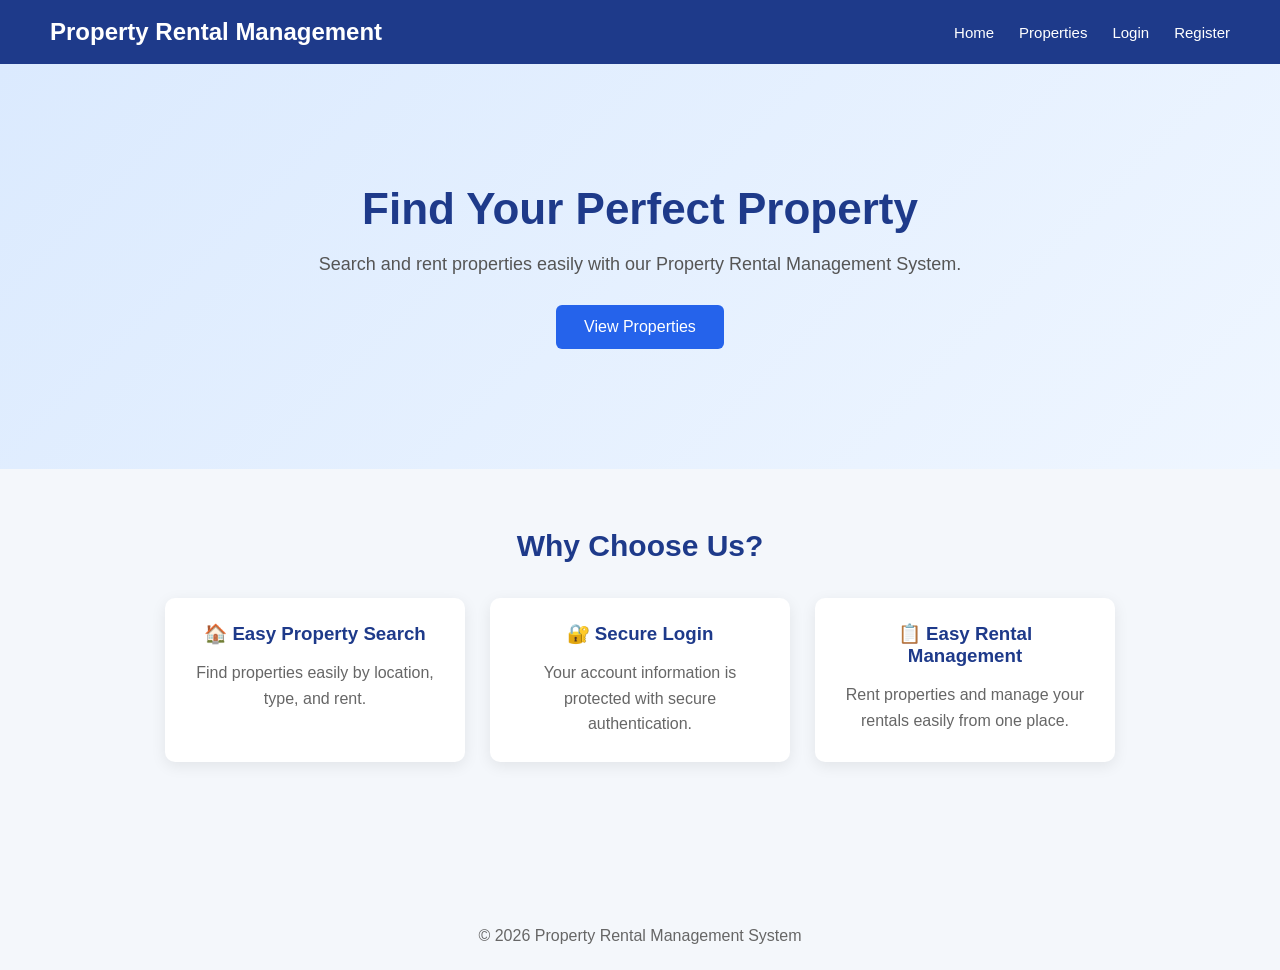
<file: property-rental-management-frontend/index.html>
<!DOCTYPE html>
<html lang="en">

<head>
    <meta charset="UTF-8">
    <meta name="viewport" content="width=device-width, initial-scale=1.0">

    <title>Property Rental Management</title>

    <link rel="stylesheet" href="style.css">
</head>

<body>

    <header>
        <h1>Property Rental Management</h1>

        <nav>
            <a href="index.html">Home</a>
            <a href="properties.html">Properties</a>
            <a href="login.html">Login</a>
            <a href="register.html">Register</a>
        </nav>
    </header>

    <main>

        <section class="hero">

            <h2>Find Your Perfect Property</h2>

            <p>
                Search and rent properties easily with our
                Property Rental Management System.
            </p>

            <button onclick="window.location.href='properties.html'">
                View Properties
            </button>

        </section>


        <section class="features">

    <h2>Why Choose Us?</h2>

    <div class="feature-container">

        <div class="feature-card">
            <h3>🏠 Easy Property Search</h3>
            <p>
                Find properties easily by location,
                type, and rent.
            </p>
        </div>

        <div class="feature-card">
            <h3>🔐 Secure Login</h3>
            <p>
                Your account information is protected
                with secure authentication.
            </p>
        </div>

        <div class="feature-card">
            <h3>📋 Easy Rental Management</h3>
            <p>
                Rent properties and manage your rentals
                easily from one place.
            </p>
        </div>

    </div>

</section>

    </main>

    <footer>
        <p>© 2026 Property Rental Management System</p>
    </footer>

    <script src="script.js"></script>

</body>

</html>
</file>
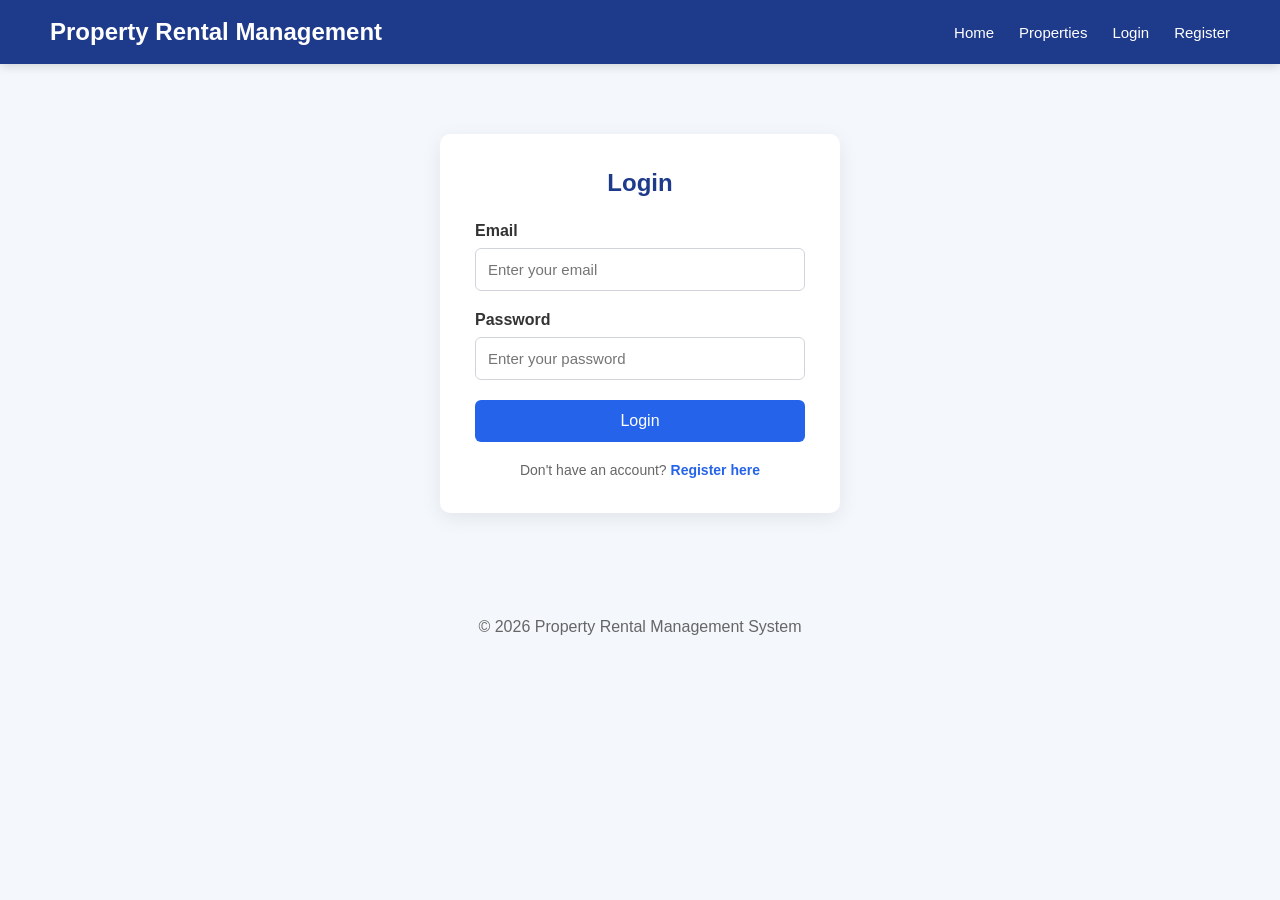
<file: property-rental-management-frontend/add-property.html>
<!DOCTYPE html>
<html lang="en">

<head>
    <meta charset="UTF-8">
    <meta name="viewport" content="width=device-width, initial-scale=1.0">

    <title>Add Property - Property Rental Management</title>

    <link rel="stylesheet" href="style.css">
</head>

<body>

    <header>

        <h1>Property Rental Management</h1>

        <nav>
            <a href="index.html">Home</a>
            <a href="properties.html">Properties</a>
            <a href="dashboard.html">Dashboard</a>
            <a href="#" id="logoutLink">Logout</a>
        </nav>

    </header>

    <main>

        <section class="login-container">

            <h2>Add Property</h2>

            <form id="propertyForm">

                <div class="form-group">

                    <label for="propertyName">
                        Property Name
                    </label>

                    <input
                        type="text"
                        id="propertyName"
                        placeholder="Enter property name"
                        required>

                </div>

                <div class="form-group">

                    <label for="propertyLocation">
                        Location
                    </label>

                    <input
                        type="text"
                        id="propertyLocation"
                        placeholder="Enter location"
                        required>

                </div>

                <div class="form-group">

                    <label for="propertyType">
                        Property Type
                    </label>

                    <select id="propertyType" required>

                        <option value="">Select type</option>
                        <option value="Apartment">Apartment</option>
                        <option value="Flat">Flat</option>
                        <option value="House">House</option>
                        <option value="Villa">Villa</option>

                    </select>

                </div>

                <div class="form-group">

                    <label for="bedrooms">
                        Bedrooms
                    </label>

                    <input
                        type="number"
                        id="bedrooms"
                        min="0"
                        required>

                </div>

                <div class="form-group">

                    <label for="bathrooms">
                        Bathrooms
                    </label>

                    <input
                        type="number"
                        id="bathrooms"
                        min="0"
                        required>

                </div>

                <div class="form-group">

                    <label for="area">
                        Area (sq.ft)
                    </label>

                    <input
                        type="number"
                        id="area"
                        min="0"
                        required>

                </div>

                <div class="form-group">

                    <label for="rent">
                        Monthly Rent
                    </label>

                    <input
                        type="number"
                        id="rent"
                        min="1"
                        required>

                </div>

                <div class="form-group">

                    <label for="status">
                        Status
                    </label>

                    <select id="status" required>

                        <option value="AVAILABLE">
                            AVAILABLE
                        </option>

                        <option value="RENTED">
                            RENTED
                        </option>

                    </select>

                </div>

                <div class="form-group">

                    <label for="description">
                        Description
                    </label>

                    <textarea
                        id="description"
                        placeholder="Enter property description"
                        rows="4"></textarea>

                </div>

                <button type="submit">
                    Add Property
                </button>

                <p id="propertyMessage"></p>

            </form>

        </section>

    </main>

    <footer>
        <p>© 2026 Property Rental Management System</p>
    </footer>

    <script src="script.js"></script>

</body>

</html>
</file>
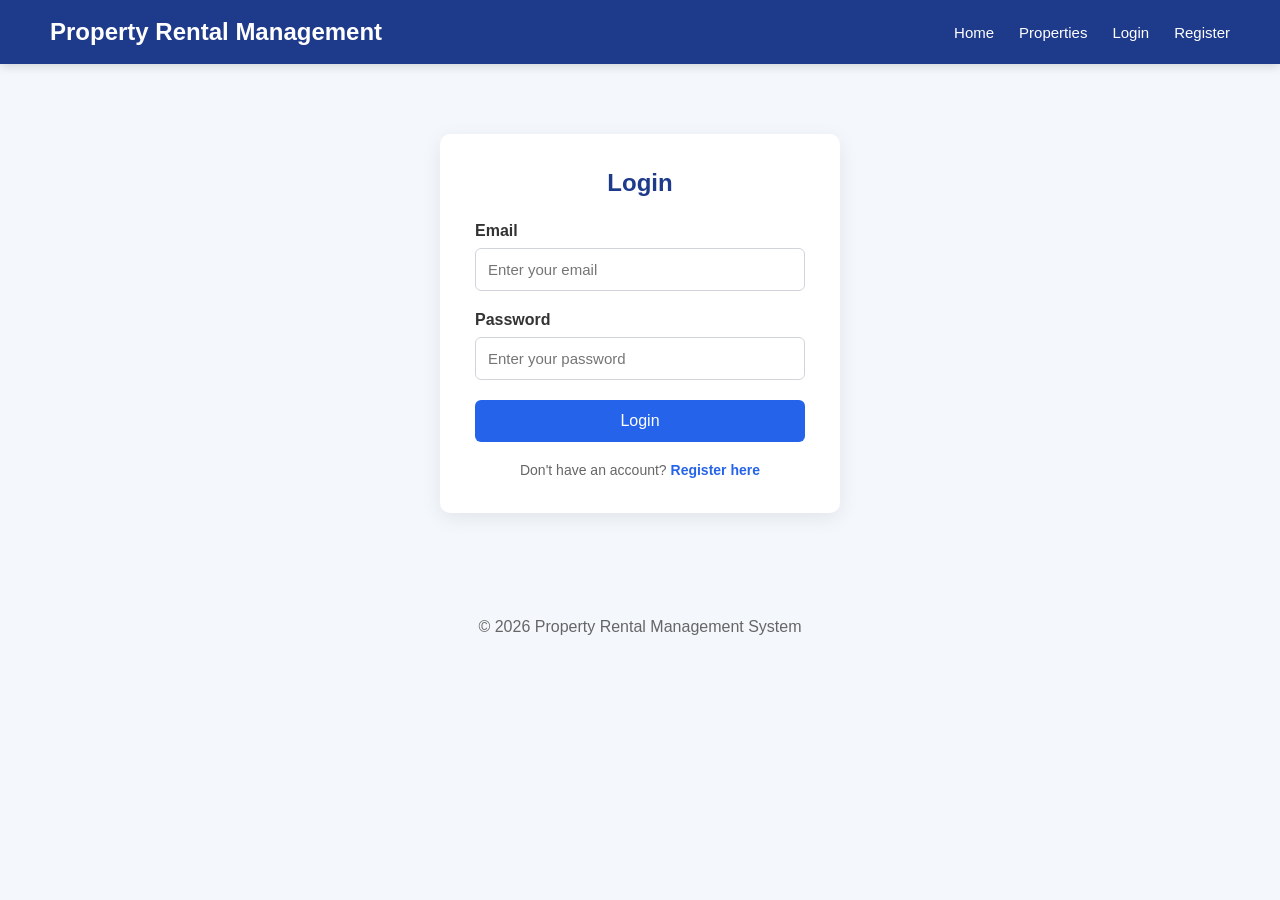
<file: property-rental-management-frontend/dashboard.html>
<!DOCTYPE html>
<html lang="en">

<head>
    <meta charset="UTF-8">
    <meta name="viewport" content="width=device-width, initial-scale=1.0">

    <title>Dashboard - Property Rental Management</title>

    <link rel="stylesheet" href="style.css">
</head>

<body>

    <header>

        <h1>Property Rental Management</h1>

    <nav>
        <a href="index.html">Home</a>
        <a href="properties.html">Properties</a>
        <a href="dashboard.html">Dashboard</a>
        <a href="my-rentals.html">My Rentals</a>
        <a href="add-property.html" id="addPropertyLink">Add Property</a>
        <a href="#" id="logoutLink">Logout</a>
    </nav>

    </header>

    <main>

        <section class="dashboard">

            <h2>Welcome, <span id="userName"></span>!</h2>
            <p class="dashboard-text">
                Here you can view your account details and manage your activities.
            </p>

            <div class="user-info">

                <p>
                    <strong>Email:</strong>
                    <span id="userEmail"></span>
                </p>

                <p>
                    <strong>Role:</strong>
                    <span id="userRole"></span>
                </p>

                <p>
                    <strong>Phone:</strong>
                    <span id="userPhone"></span>
                </p>

            </div>

        </section>

    </main>

    <footer>
        <p>© 2026 Property Rental Management System</p>
    </footer>

    <script src="script.js"></script>

</body>

</html>
</file>
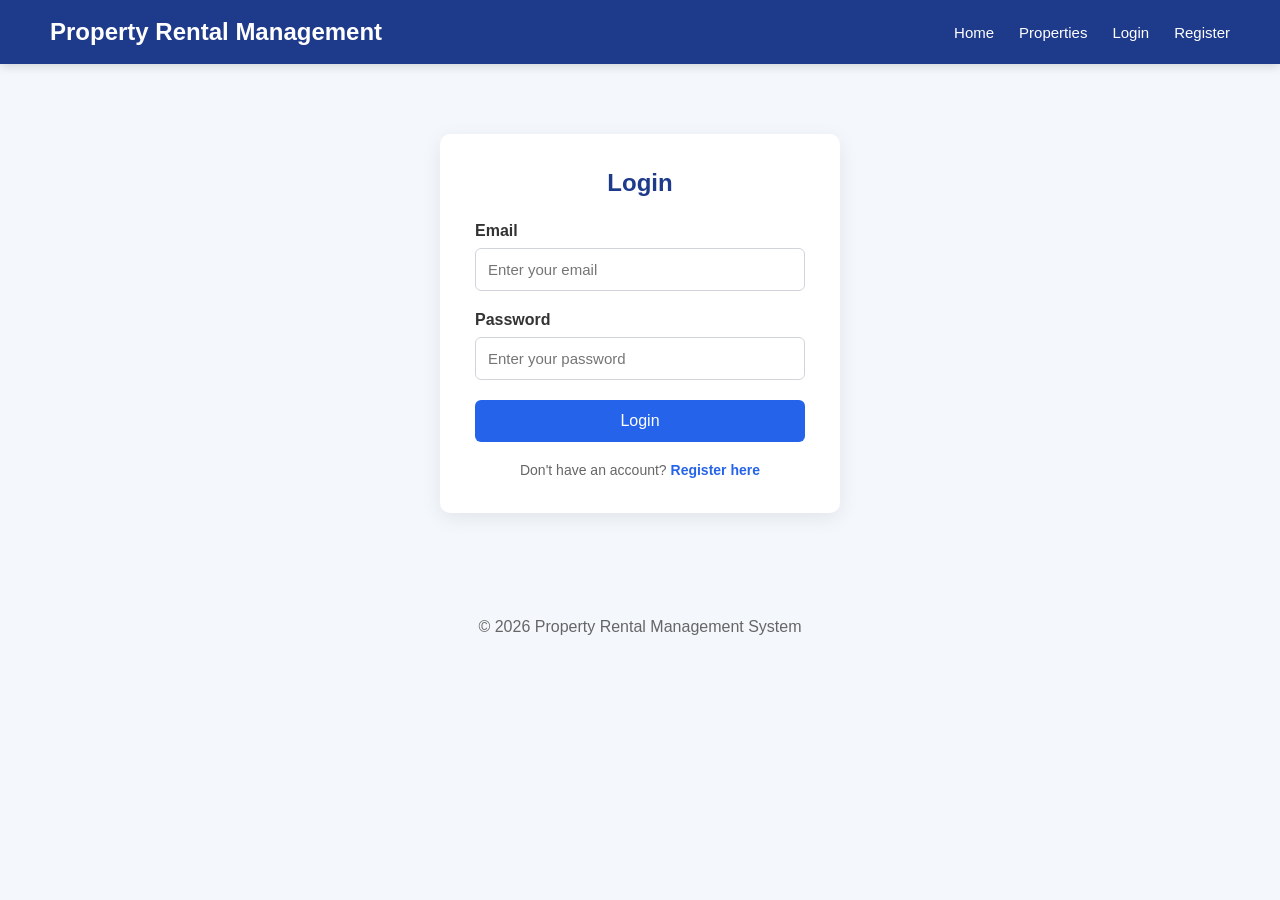
<file: property-rental-management-frontend/login.html>
<!DOCTYPE html>
<html lang="en">

<head>
    <meta charset="UTF-8">
    <meta name="viewport" content="width=device-width, initial-scale=1.0">

    <title>Login - Property Rental Management</title>

    <link rel="stylesheet" href="style.css">
</head>

<body>

    <header>
        <h1>Property Rental Management</h1>

        <nav>
            <a href="index.html">Home</a>
            <a href="properties.html">Properties</a>
            <a href="login.html">Login</a>
            <a href="#">Register</a>
        </nav>
    </header>

    <main>

        <section class="login-container">

            <h2>Login</h2>

            <form id="loginForm">

                <div class="form-group">
                    <label for="email">Email</label>

                    <input
                        type="email"
                        id="email"
                        placeholder="Enter your email"
                        required>
                </div>

                <div class="form-group">
                    <label for="password">Password</label>

                    <input
                        type="password"
                        id="password"
                        placeholder="Enter your password"
                        required>
                </div>

                <button type="submit">Login</button>

                <p id="loginMessage"></p>

                <p class="form-link">
                    Don't have an account?
                    <a href="register.html">Register here</a>
                </p>

            </form>

        </section>

    </main>

    <footer>
        <p>© 2026 Property Rental Management System</p>
    </footer>

    <script src="script.js"></script>

</body>

</html>
</file>
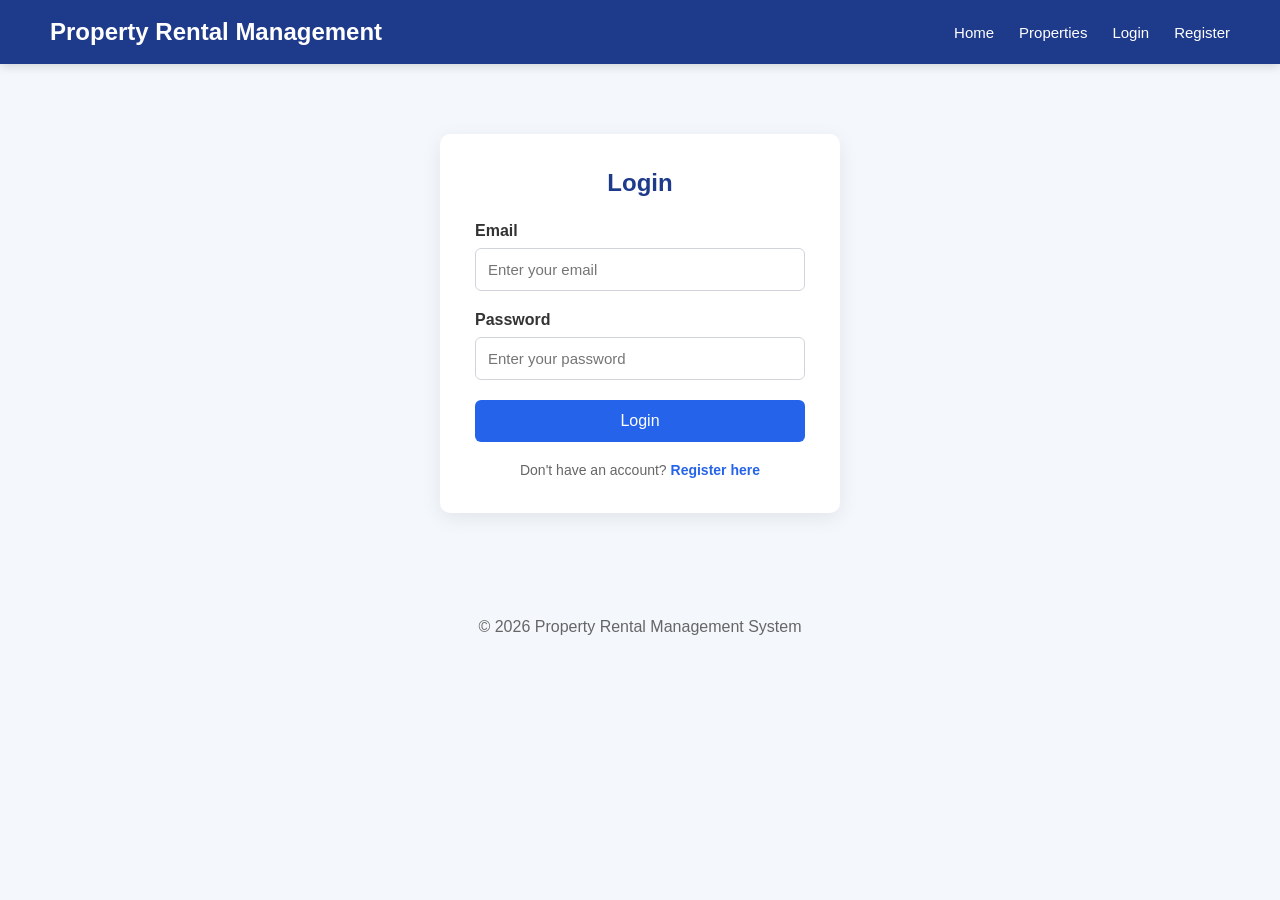
<file: property-rental-management-frontend/my-rentals.html>
<!DOCTYPE html>
<html lang="en">

<head>
    <meta charset="UTF-8">
    <meta name="viewport" content="width=device-width, initial-scale=1.0">

    <title>RentEase - Property Rental Management</title>

    <link rel="stylesheet" href="style.css">
</head>

<body>

    <header>

        <h1>Property Rental Management</h1>

        <nav>
            <a href="index.html">Home</a>
            <a href="properties.html">Properties</a>
            <a href="dashboard.html">Dashboard</a>
            <a href="my-rentals.html">My Rentals</a>
            <a href="#" id="logoutLink">Logout</a>
        </nav>

    </header>

    <main>

        <section class="properties">

            <h2>My Rentals</h2>

            <div id="rentalList"></div>

        </section>

    </main>

    <footer>

        <p>Property Rental Management System</p>

    </footer>

    <script src="script.js"></script>

</body>

</html>
</file>
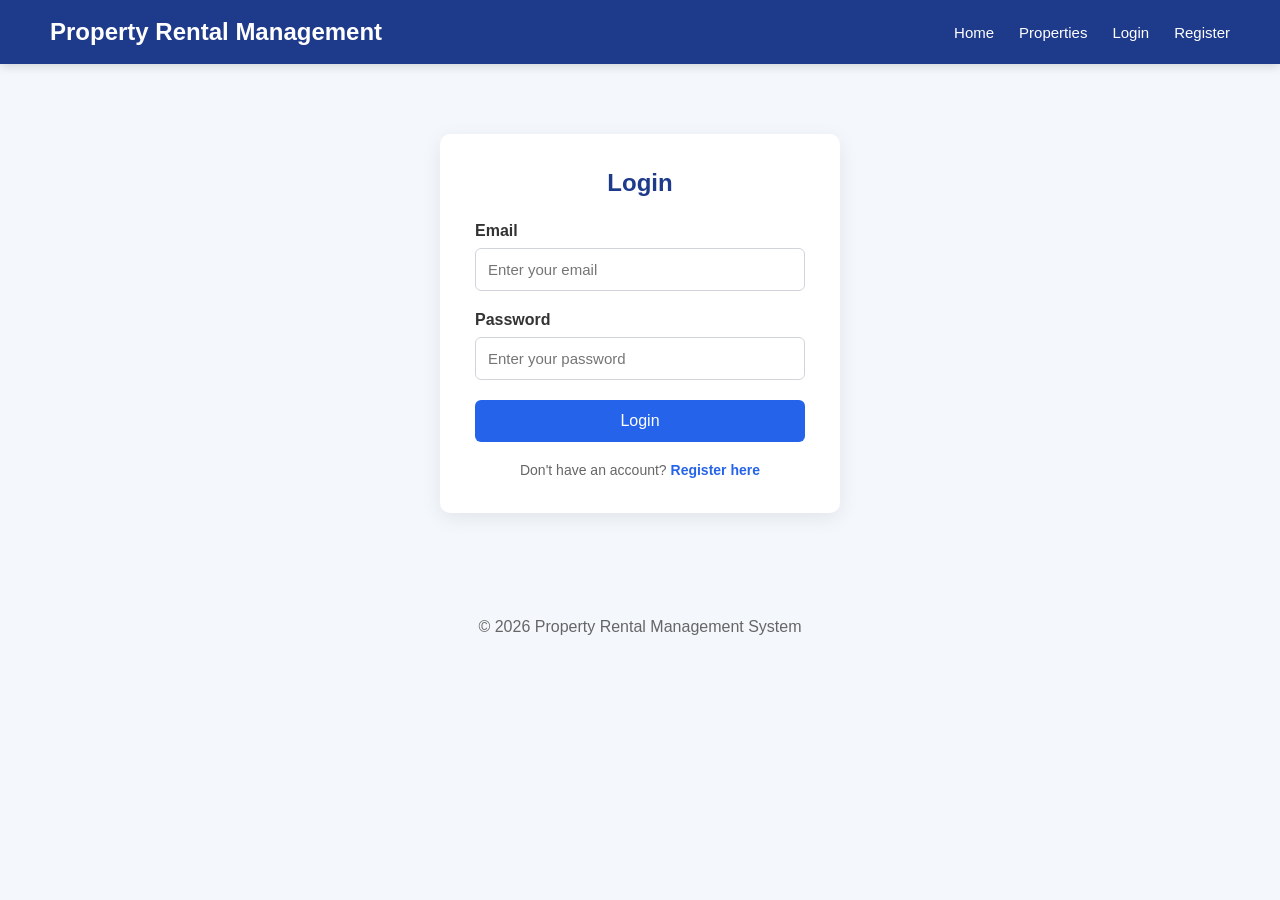
<file: property-rental-management-frontend/properties.html>
<!DOCTYPE html>
<html lang="en">

<head>
    <meta charset="UTF-8">
    <meta name="viewport" content="width=device-width, initial-scale=1.0">

    <title>Properties - Property Rental Management</title>

    <link rel="stylesheet" href="style.css">
</head>

<body>

    <header>

        <h1>Property Rental Management</h1>

        <nav>
            <a href="index.html">Home</a>
            <a href="properties.html">Properties</a>
            <a href="dashboard.html">Dashboard</a>
            <a href="login.html">Login</a>
        </nav>

    </header>

    <main>

        <section class="properties">

           <h2>Available Properties</h2>

<div class="search-box">

    <input
        type="text"
        id="locationSearch"
        placeholder="Search by location">

    <select id="propertyType">

        <option value="">All Types</option>

        <option value="Apartment">Apartment</option>

        <option value="Flat">Flat</option>

        <option value="House">House</option>

        <option value="Villa">Villa</option>

    </select>

    <input
        type="number"
        id="maxRent"
        placeholder="Maximum rent">

    <button id="searchButton">Search</button>

</div>

<div id="propertyList"></div>

        </section>

    </main>

    <footer>
        <p>Property Rental Management System</p>
    </footer>

    <script src="script.js"></script>

</body>

</html>
</file>
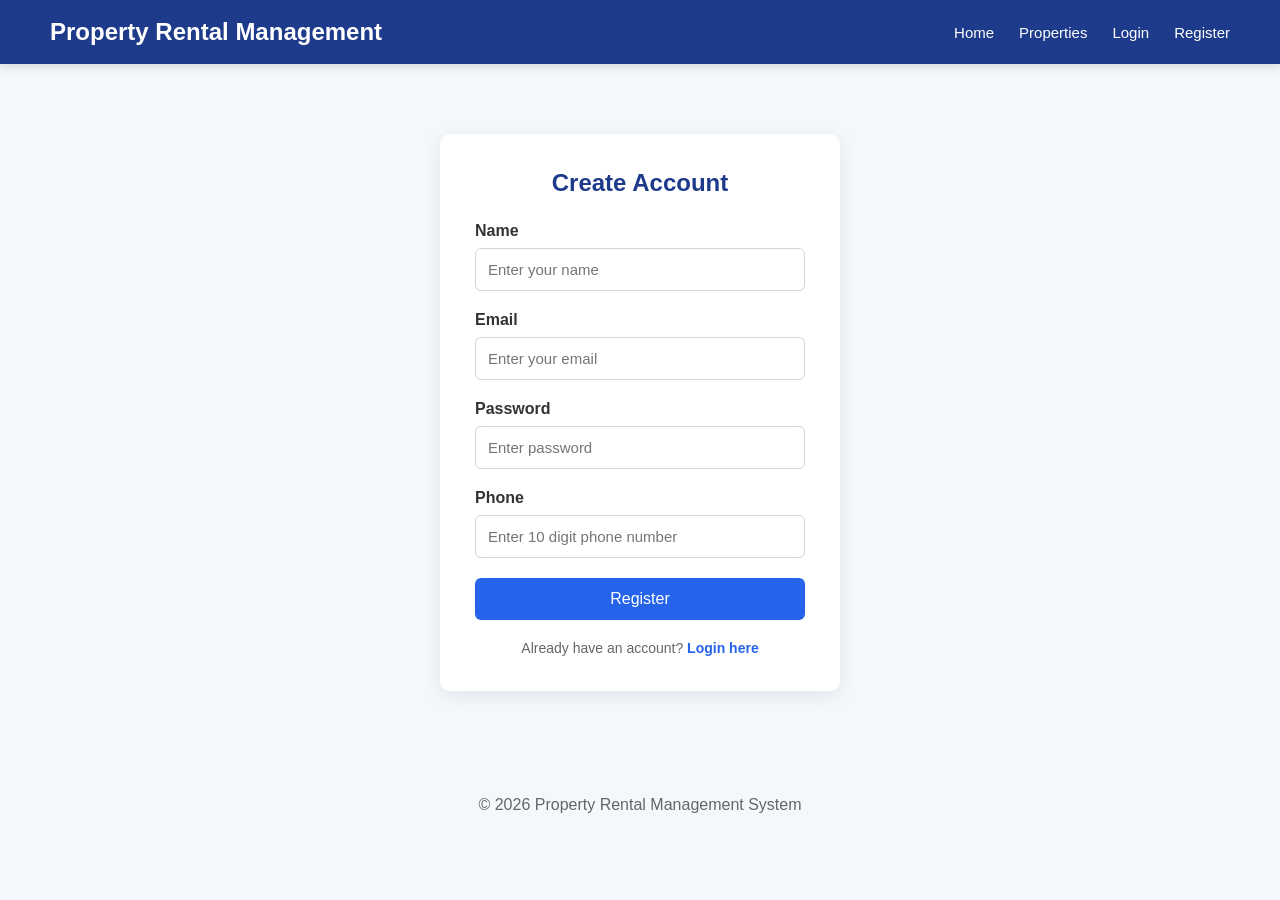
<file: property-rental-management-frontend/register.html>
<!DOCTYPE html>
<html lang="en">

<head>
    <meta charset="UTF-8">
    <meta name="viewport" content="width=device-width, initial-scale=1.0">

    <title>Register - Property Rental Management</title>

    <link rel="stylesheet" href="style.css">
</head>

<body>

    <header>

        <h1>Property Rental Management</h1>

        <nav>
            <a href="index.html">Home</a>
            <a href="properties.html">Properties</a>
            <a href="login.html">Login</a>
            <a href="register.html">Register</a>
        </nav>

    </header>

    <main>

        <section class="login-container">

            <h2>Create Account</h2>

            <form id="registerForm">

                <div class="form-group">

                    <label for="registerName">
                        Name
                    </label>

                    <input
                        type="text"
                        id="registerName"
                        placeholder="Enter your name"
                        required>

                </div>

                <div class="form-group">

                    <label for="registerEmail">
                        Email
                    </label>

                    <input
                        type="email"
                        id="registerEmail"
                        placeholder="Enter your email"
                        required>

                </div>

                <div class="form-group">

                    <label for="registerPassword">
                        Password
                    </label>

                    <input
                        type="password"
                        id="registerPassword"
                        placeholder="Enter password"
                        required>

                </div>

                <div class="form-group">

                    <label for="registerPhone">
                        Phone
                    </label>

                    <input
                        type="text"
                        id="registerPhone"
                        placeholder="Enter 10 digit phone number"
                        required>

                </div>

                <button type="submit">
                    Register
                </button>

                <p id="registerMessage"></p>
                <p class="form-link">
                    Already have an account?
                <a href="login.html">Login here</a>
</p>
            </form>

        </section>

    </main>

    <footer>
        <p>© 2026 Property Rental Management System</p>
    </footer>

    <script src="script.js"></script>

</body>

</html>
</file>
<file: property-rental-management-frontend/style.css>
* {
    margin: 0;
    padding: 0;
    box-sizing: border-box;
}

body {
    font-family: Arial, sans-serif;
    background-color: #f4f7fb;
    color: #333;
}

header {
    background-color: #1e3a8a;
    color: white;
    padding: 18px 50px;

    display: flex;
    justify-content: space-between;
    align-items: center;

    box-shadow: 0 2px 10px rgba(0, 0, 0, 0.15);
}

header h1 {
    font-size: 24px;
}

nav {
    display: flex;
    align-items: center;
    gap: 25px;
}

nav a {
    color: white;
    text-decoration: none;
    font-size: 15px;

    transition: 0.3s;
}

nav a:hover {
    color: #bfdbfe;
}

.hero {
    text-align: center;
    padding: 120px 20px;

    background: linear-gradient(
        135deg,
        #dbeafe,
        #eff6ff
    );

    animation: fadeIn 0.7s ease;
}

.hero h2 {
    font-size: 44px;
    color: #1e3a8a;
    margin-bottom: 20px;
}

.hero p {
    font-size: 18px;
    color: #555;
    margin-bottom: 30px;
}

.hero button {
    padding: 13px 28px;

    border: none;
    border-radius: 6px;

    background-color: #2563eb;
    color: white;

    font-size: 16px;
    cursor: pointer;

    transition: 0.3s;
}

.hero button:hover {
    background-color: #1d4ed8;
    transform: translateY(-2px);
    box-shadow: 0 5px 12px rgba(37, 99, 235, 0.3);
}

footer {
    text-align: center;
    padding: 25px;

    margin-top: 80px;

    color: #666;
}

.login-container {
    width: 400px;
    max-width: 90%;

    margin: 70px auto;

    padding: 35px;

    background-color: white;

    border-radius: 10px;

    box-shadow: 0 5px 20px rgba(0, 0, 0, 0.08);

    animation: slideUp 0.5s ease;
}

.login-container h2 {
    text-align: center;

    margin-bottom: 25px;

    color: #1e3a8a;
}

.form-group {
    margin-bottom: 20px;
}

.form-group label {
    display: block;

    margin-bottom: 8px;

    font-weight: bold;
}

.form-group input,
.form-group select,
.form-group textarea {
    width: 100%;

    padding: 12px;

    border: 1px solid #d1d5db;

    border-radius: 6px;

    font-size: 15px;

    outline: none;

    transition: 0.3s;
}

.form-group input:focus,
.form-group select:focus,
.form-group textarea:focus {
    border-color: #2563eb;

    box-shadow: 0 0 0 3px rgba(37, 99, 235, 0.1);
}

.login-container button {
    width: 100%;

    padding: 12px;

    border: none;

    background-color: #2563eb;

    color: white;

    border-radius: 6px;

    cursor: pointer;

    font-size: 16px;

    transition: 0.3s;
}

.login-container button:hover {
    background-color: #1d4ed8;

    transform: translateY(-2px);

    box-shadow: 0 5px 12px rgba(37, 99, 235, 0.25);
}

#loginMessage,
#registerMessage,
#propertyMessage {
    text-align: center;

    margin-top: 15px;
}

.dashboard {
    width: 500px;
    max-width: 90%;
    margin: 70px auto;
    padding: 30px;
    background-color: white;
    border-radius: 8px;
    box-shadow: 0 3px 12px rgba(0, 0, 0, 0.08);
}

.dashboard h2 {
    margin-bottom: 25px;
    color: #1e3a8a;
}

.user-info p {
    margin-bottom: 15px;
    padding: 12px;
    border-bottom: 1px solid #ddd;
}

.user-info strong {
    display: inline-block;
    width: 80px;
}

.properties {
    width: 90%;

    max-width: 1200px;

    margin: 50px auto;

    animation: fadeIn 0.5s ease;
}

.properties h2 {
    text-align: center;

    margin-bottom: 30px;

    color: #1e3a8a;

    font-size: 30px;
}

.search-box {
    display: flex;

    justify-content: center;

    align-items: center;

    gap: 10px;

    margin-bottom: 35px;

    flex-wrap: wrap;
}

.search-box input,
.search-box select {
    padding: 12px;

    border: 1px solid #d1d5db;

    border-radius: 6px;

    font-size: 15px;

    outline: none;

    transition: 0.3s;
}

.search-box input:focus,
.search-box select:focus {
    border-color: #2563eb;

    box-shadow: 0 0 0 3px rgba(37, 99, 235, 0.1);
}

.search-box input:hover,
.search-box select:hover {
    border-color: #93c5fd;
}

.search-box input[type="text"] {
    width: 260px;
}

.search-box input[type="number"] {
    width: 160px;
}

.search-box button {
    padding: 12px 22px;

    border: none;

    background-color: #2563eb;

    color: white;

    border-radius: 6px;

    cursor: pointer;

    transition: 0.3s;
}

.search-box button:hover {
    background-color: #1d4ed8;

    transform: translateY(-2px);

    box-shadow: 0 4px 10px rgba(37, 99, 235, 0.25);
}

#propertyList {
    display: grid;

    grid-template-columns: repeat(3, 1fr);

    gap: 25px;
}

.property-card {
    background-color: white;

    padding: 25px;

    border-radius: 10px;

    box-shadow: 0 4px 15px rgba(0, 0, 0, 0.08);

    transition: 0.3s;

    animation: slideUp 0.5s ease;
}

.property-card:hover {
    transform: translateY(-8px);
    box-shadow: 0 12px 28px rgba(0, 0, 0, 0.15);
}

.property-image {
    width: 100%;
    height: 200px;
    object-fit: cover;
    border-radius: 8px;
    margin-bottom: 18px;

    transition: 0.4s;
}

.property-card:hover .property-image {
    transform: scale(1.03);
}

.property-card h3 {
    margin-bottom: 15px;

    color: #1e3a8a;

    font-size: 21px;
}

.property-card p {
    margin-bottom: 10px;

    color: #555;
}

.property-card button {
    margin-top: 12px;
    margin-right: 8px;
    padding: 10px 16px;
    border: none;
    border-radius: 6px;
    background-color: #2563eb;
    color: white;
    cursor: pointer;
    font-size: 14px;
    transition: 0.3s;
}

.property-card button:hover {
    background-color: #1d4ed8;
    transform: translateY(-2px);
    box-shadow: 0 4px 10px rgba(37, 99, 235, 0.25);
}

.property-card button:nth-of-type(2) {
    background-color: #dc2626;
}

.property-card button:nth-of-type(2):hover {
    background-color: #b91c1c;
}


.rental-card {
    background-color: white;

    padding: 25px;

    margin-bottom: 20px;

    border-radius: 10px;

    box-shadow: 0 4px 15px rgba(0, 0, 0, 0.08);

    transition: 0.3s;
}

.rental-card:hover {
    transform: translateY(-4px);

    box-shadow: 0 8px 20px rgba(0, 0, 0, 0.12);
}

.rental-card h3 {
    color: #1e3a8a;

    margin-bottom: 15px;
}

.rental-card p {
    margin-bottom: 10px;

    color: #555;
}

.rental-card button {
    margin-right: 10px;
    margin-top: 10px;
    padding: 10px 15px;
    border: none;
    border-radius: 6px;
    background-color: #16a34a;
    color: white;
    cursor: pointer;
    transition: 0.3s;
}

.rental-card button:hover {
    background-color: #15803d;
    transform: translateY(-2px);
    box-shadow: 0 4px 10px rgba(22, 163, 74, 0.25);
}

.rental-card button:nth-of-type(2) {
    background-color: #dc2626;
}

.rental-card button:nth-of-type(2):hover {
    background-color: #b91c1c;
}

.rental-card button:hover {
    background-color: #1d4ed8;

    transform: translateY(-2px);
}


@keyframes fadeIn {

    from {
        opacity: 0;
    }

    to {
        opacity: 1;
    }

}

@keyframes slideUp {

    from {
        opacity: 0;
        transform: translateY(20px);
    }

    to {
        opacity: 1;
        transform: translateY(0);
    }

}

/* =========================
   MOBILE RESPONSIVE
========================= */

@media (max-width: 900px) {

    #propertyList {
        grid-template-columns: repeat(2, 1fr);
    }

    header {
        padding: 18px 25px;
    }

}

@media (max-width: 600px) {

    header {
        flex-direction: column;

        gap: 15px;

        text-align: center;
    }

    nav {
        flex-wrap: wrap;

        justify-content: center;

        gap: 15px;
    }

    .hero {
        padding: 80px 20px;
    }

    .hero h2 {
        font-size: 32px;
    }

    #propertyList {
        grid-template-columns: 1fr;
    }

    .search-box {
        flex-direction: column;
    }

    .search-box input,
    .search-box select,
    .search-box button {
        width: 100% !important;
    }

}

.property-details {
    display: flex;
    gap: 12px;
    flex-wrap: wrap;
    margin: 15px 0;
    font-size: 14px;
    color: #555;
}

.property-details span {
    background-color: #f1f5f9;
    padding: 7px 10px;
    border-radius: 5px;
}

.form-link {
    text-align: center;
    margin-top: 20px;
    font-size: 14px;
    color: #666;
}

.form-link a {
    color: #2563eb;
    text-decoration: none;
    font-weight: bold;
}

.form-link a:hover {
    text-decoration: underline;
}


.features {
    padding: 60px 30px;
    text-align: center;
}

.features h2 {
    color: #1e3a8a;
    font-size: 30px;
    margin-bottom: 35px;
}

.feature-container {
    display: flex;
    justify-content: center;
    gap: 25px;
    flex-wrap: wrap;
}

.feature-card {
    width: 300px;
    padding: 25px;
    background-color: white;
    border-radius: 10px;
    box-shadow: 0 4px 15px rgba(0, 0, 0, 0.08);
    transition: 0.3s;
}

.feature-card:hover {
    transform: translateY(-6px);
    box-shadow: 0 10px 25px rgba(0, 0, 0, 0.12);
}

.feature-card h3 {
    color: #1e3a8a;
    margin-bottom: 15px;
}

.feature-card p {
    color: #666;
    line-height: 1.6;
}

.feature-card {
    animation: slideUp 0.6s ease;
}


.property-location {
    color: #666;
    font-size: 15px;
    margin-bottom: 12px;
}

.property-description {
    color: #666;
    font-size: 14px;
    line-height: 1.5;
    margin-top: 12px;
    min-height: 42px;
}


.rental-status {
    display: inline-block;
    padding: 6px 12px;
    border-radius: 20px;
    font-size: 13px;
    font-weight: bold;
    margin-top: 5px;
    margin-bottom: 10px;
}

.rental-status.active {
    background-color: #dbeafe;
    color: #1e40af;
}

.rental-status.completed {
    background-color: #dcfce7;
    color: #166534;
}

.rental-status.cancelled {
    background-color: #fee2e2;
    color: #991b1b;
}

.status-badge {
    display: inline-block;
    padding: 6px 12px;
    border-radius: 20px;
    font-size: 13px;
    font-weight: bold;
    margin-top: 5px;
    margin-bottom: 10px;
}

.status-badge.available {
    background-color: #dcfce7;
    color: #166534;
}

.status-badge.rented {
    background-color: #fee2e2;
    color: #991b1b;
}


.dashboard-text {
    color: #666;
    margin-bottom: 25px;
    font-size: 14px;
}
</file>
